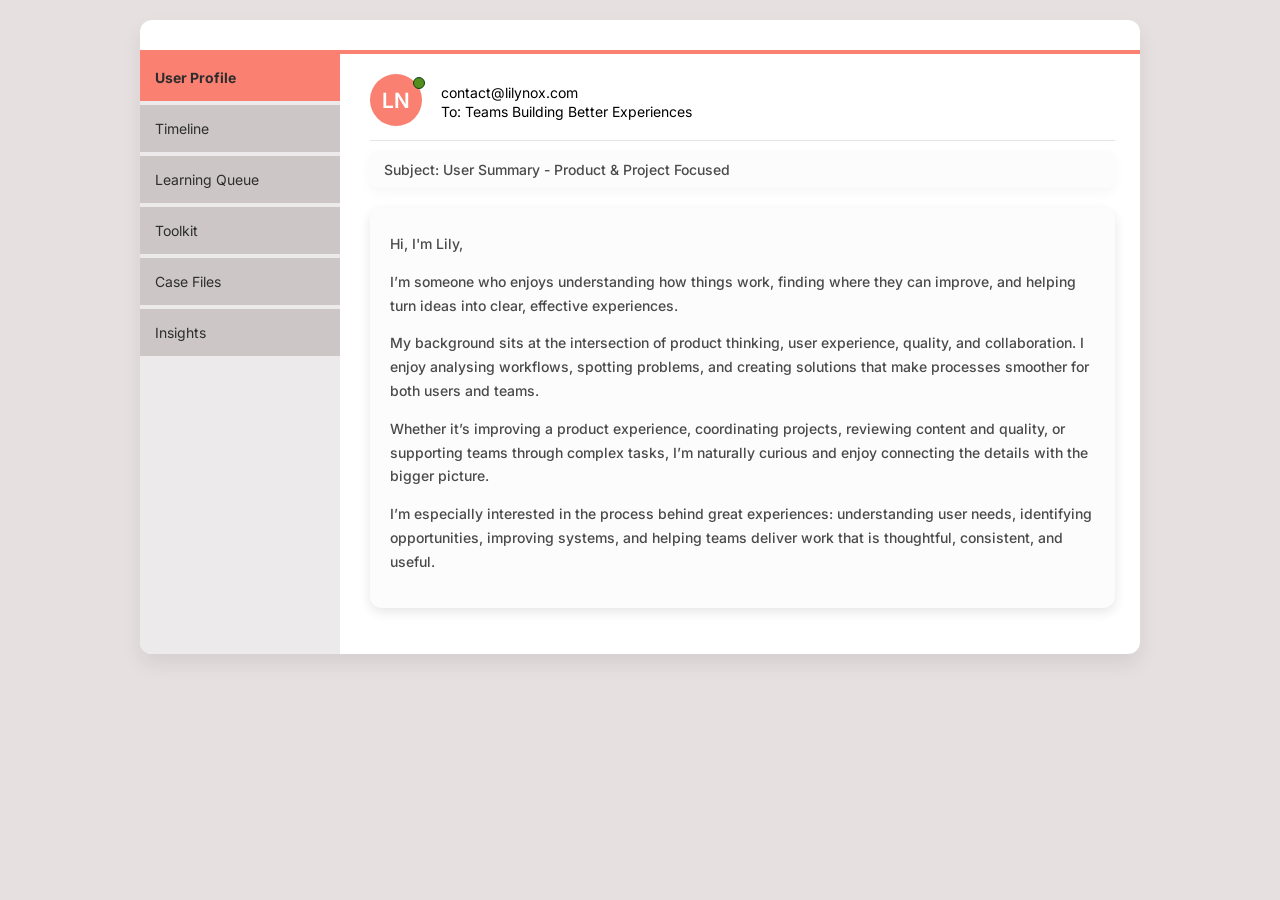
<file: index.html>
<!DOCTYPE html>
<html>
  <head>
    <meta charset="utf-8" />
    <meta name="viewport" content="initial-scale=1, width=device-width" />

    <link rel="stylesheet" href="./global.css" />
    <link rel="stylesheet" href="./index.css" />
    <link
      rel="stylesheet"
      href="https://fonts.googleapis.com/css2?family=Inter:wght@200;300;400;500;600;700&display=swap"
    />
  </head>
  <body>

    <div class="page">
      <div class="card">

        <div class="card-top">
          <div class="accent-line"></div>
        </div>

        <div class="card-body">
          <aside class="sidebar">
            <nav class="nav-menu">
              <a href="index.html" class="active">User Profile</a>
                <a href="timeline.html" class="nav-button">Timeline</a>
                <a href="todo.html" class="nav-button">Learning Queue</a>
                <a href="tools.html" class="nav-button">Toolkit</a>
                <a href="casefiles.html" class="nav-button">Case Files</a>
                <a href="insights.html" class="nav-button">Insights</a>
            </nav>
          </aside>

          <main class="content">
                <div class="profile-row">

                  <div class="avatar-wrapper">
                    <span class="avatar"></span>
                    <span class="avatar-ln">LN</span>
                    <span class="avatar-active"></span>
                  </div>

                  <div class="profile-info">
                    <span class="contact">contact@lilynox.com</span>
                    <div class="recipient">
                      To: Teams Building Better Experiences
                    </div>
                  </div>
                </div>

                <div class="email-header"></div>
                
                <div class="subject-line">
                  Subject: User Summary - Product & Project Focused
                </div>
                <div class="email-content">
                  <p>Hi, I'm Lily, </p>
                    
                  <p> I’m someone who enjoys understanding how things work, finding where they can
                      improve, and helping turn ideas into clear, effective experiences. </p>
                                
                  <p>
                    My background sits at the intersection of product thinking, user experience,
                    quality, and collaboration. I enjoy analysing workflows, spotting problems,
                    and creating solutions that make processes smoother for both users and teams.
                  </p>
                  
                  <p>
                    Whether it’s improving a product experience, coordinating projects, reviewing
                    content and quality, or supporting teams through complex tasks, I’m naturally
                    curious and enjoy connecting the details with the bigger picture.
                  </p>
                  
                  <p>
                    I’m especially interested in the process behind great experiences:
                    understanding user needs, identifying opportunities, improving systems, and
                    helping teams deliver work that is thoughtful, consistent, and useful.
                  </p>
                </div>
              </div>
            </section>  
          </main>
        </div>
      </div>
    </div>

  </body>
</html>
</file>
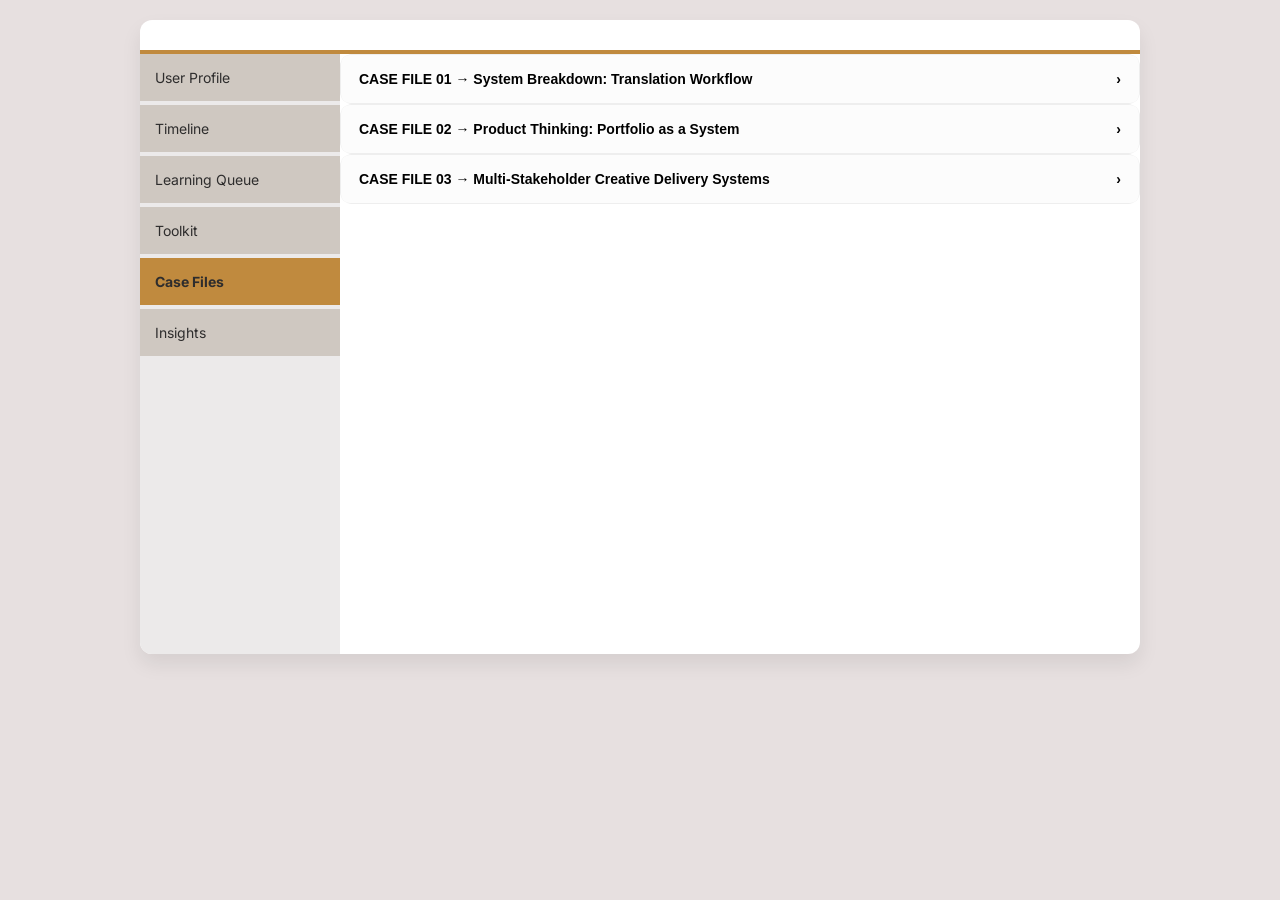
<file: casefiles.html>
<!DOCTYPE html>
<html>
  <head>
    <meta charset="utf-8" />
    <meta name="viewport" content="initial-scale=1, width=device-width" />

    <link rel="stylesheet" href="./global.css" />
    <link rel="stylesheet" href="./casefiles.css" />
    <link
      rel="stylesheet"
      href="https://fonts.googleapis.com/css2?family=Inter:wght@200;300;400;500;600;700&display=swap"
    />
  </head>
  <body>
    <div class="page">
      <div class="card">

        <div class="card-top">
          <div class="accent-line"></div>
        </div>

        <div class=card-body>
          <aside class="sidebar">
            <nav class="nav-menu">
              <a href="index.html" class="nav-button">User Profile</a>
                <a href="timeline.html" class="nav-button">Timeline</a>
                <a href="todo.html" class="nav-button">Learning Queue</a>
                <a href="tools.html" class="nav-button">Toolkit</a>
                <a href="casefiles.html" class="active">Case Files</a>
                <a href="insights.html" class="nav-button">Insights</a>
            </nav>
          </aside>

        <main class="casefiles">
          <section class="casefile system-breakdown">
            <button class="header-button">
              CASE FILE 01 → System Breakdown: Translation Workflow
              <span class="arrow">›</span>
            </button>

            <div class="hidden-text">
              <p>Focus: process improvement, coordination, content cleanup</p>

              <p>This project was an informal internal translation and content correction 
              initiative within a hotel operations environment in Japan. Existing English 
              materials contained inconsistencies and machine translation errors that 
              affected clarity and usability.</p>

              <p>I identified recurring issues across printed and digital materials, 
              collected and organised existing content, and coordinated a structured
              review process to improve accuracy and consistency. This included 
              rewriting and standardising text for clarity and cultural appropriateness.</p>

              <p>Working collaboratively with team members, I supported the 
              reproduction of corrected materials, including reprinting and physical 
              deployment (e.g. signage and guest-facing documents). The project 
              highlighted challenges in unmanaged translation workflows and the importance 
              of structured content governance.</p>
            </div>
          </section>

          <section class="casefile product-thinking">
            <button class="header-button">
              CASE FILE 02 → Product Thinking: Portfolio as a System
              <span class="arrow">›</span>
            </button>

            <div class="hidden-text">
              <p>Focus: Agile, iteration, system design</p>

              <p>This project focused on the development of a personal portfolio 
              website as an iterative product system rather than a static deliverable.</p>

              <p>I structured the build process using an Agile-inspired approach, 
              breaking development into iterative stages including planning, design 
              exploration, tool selection, domain setup, and implementation. 
              Each stage was treated as a sprint with defined outcomes and review checkpoints.</p>

              <p>Key decisions included selecting tools (Figma for design prototyping, 
              hosting and domain configuration, content structuring) and continuously 
              refining the site architecture based on usability and clarity of presentation.</p>

              <p>The project reflects an ongoing system build, where design, content, 
              and technical setup evolve together through iterative improvement cycles.</p>
            </div>
          </section>

          <section class="casefile delivery-systems">
            <button class="header-button">
              CASE FILE 03 → Multi-Stakeholder Creative Delivery Systems
              <span class="arrow">›</span>
            </button>

            <div class="hidden-text">
              <p>Focus: Multi-stakeholder coordination & mixed methodologies</p>

              <p>This case examined sustained independent creative project delivery 
              across multiple clients and stakeholders, focusing on workflow management, 
              prioritisation, and structured execution.</p>

              <p>Work involved managing multiple concurrent projects with varying scopes, 
              timelines, and feedback cycles. Some projects followed a linear delivery 
              structure (brief - concept - refinement - final output), while others
              required iterative development with ongoing stakeholder input.</p>

              <p>I coordinated communication across clients, managed competing deadlines, 
              and structured workflows to maintain consistent output quality across 
              parallel deliverables. The experience developed strong capacity for 
              prioritisation, context switching, and delivery under variable constraints.</p>
            </div>
          </section>

        </main>

      </div>
    </div>
  </body>
</html>

<script>
  document.querySelectorAll('.header-button').forEach(button => {
    button.addEventListener('click', () => {
      const casefile = button.closest('.casefile');
      casefile.classList.toggle('open');
    });
  });
</script>
</file>
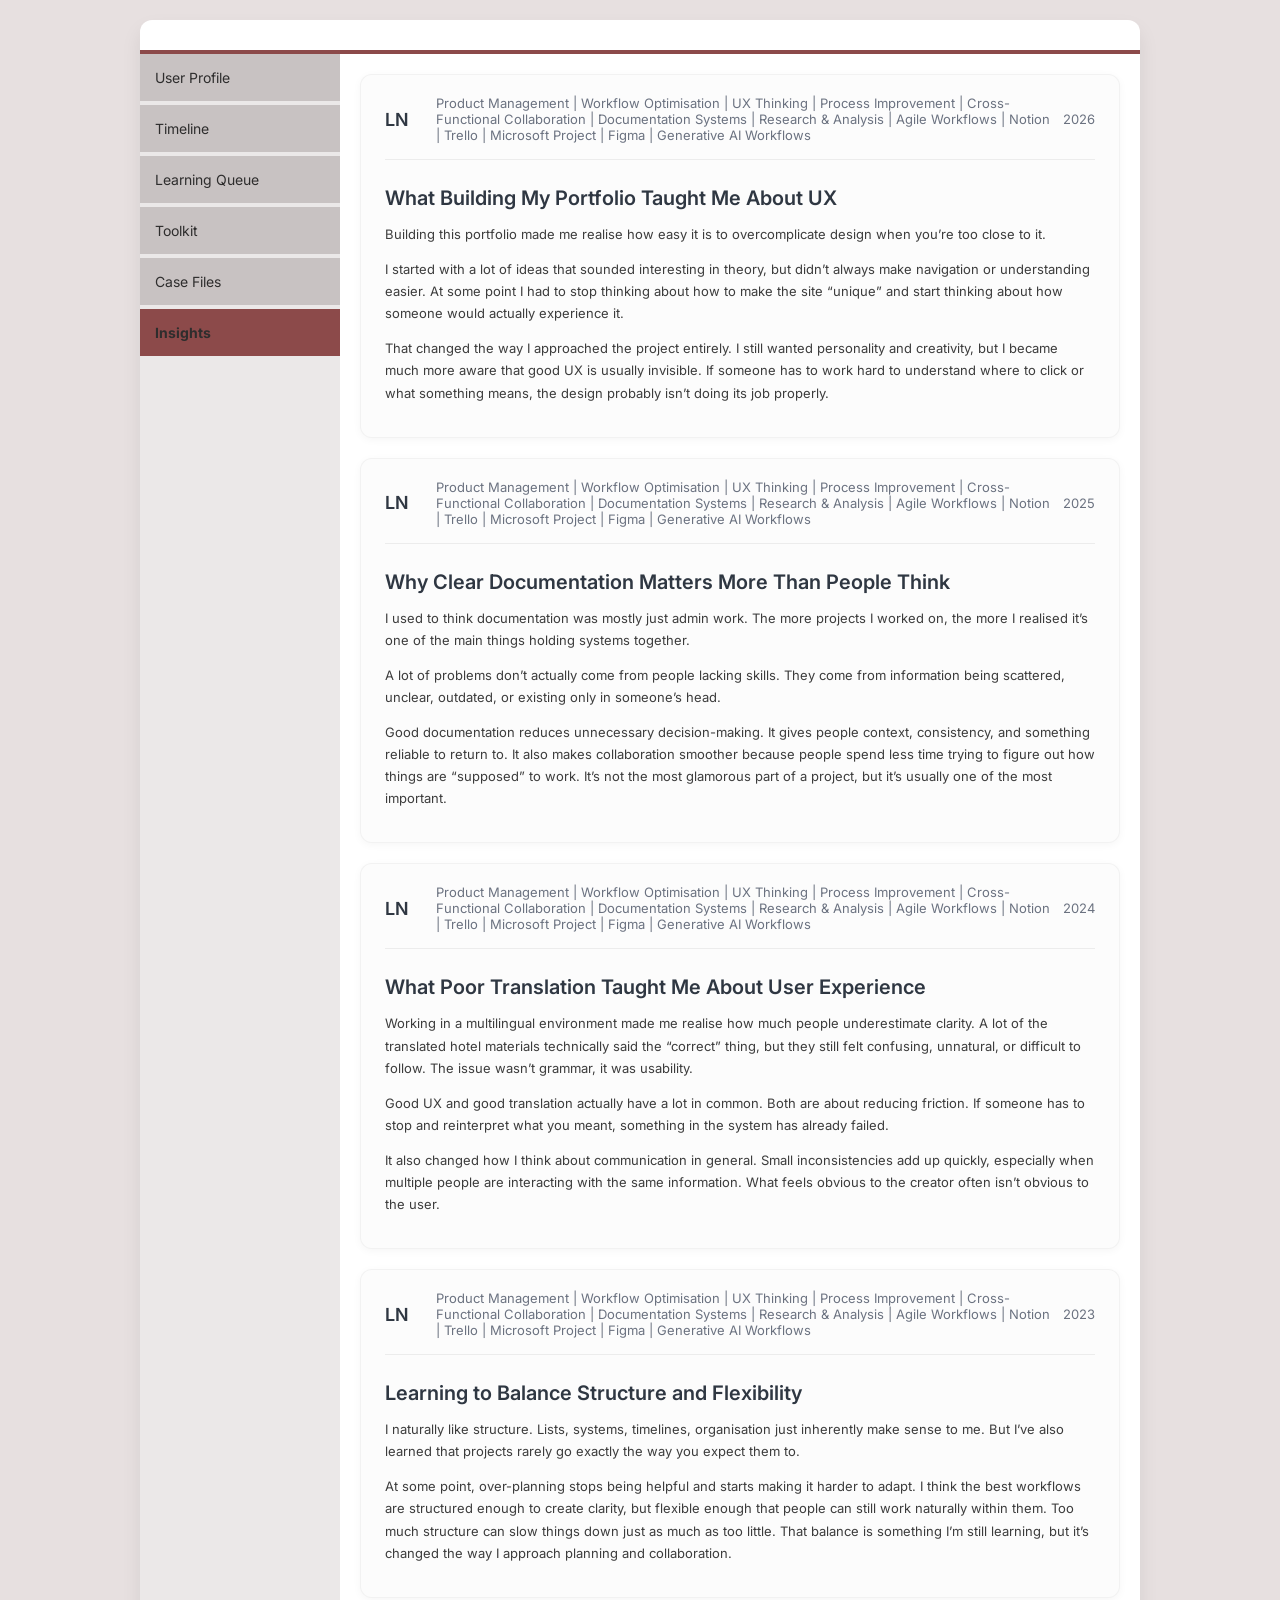
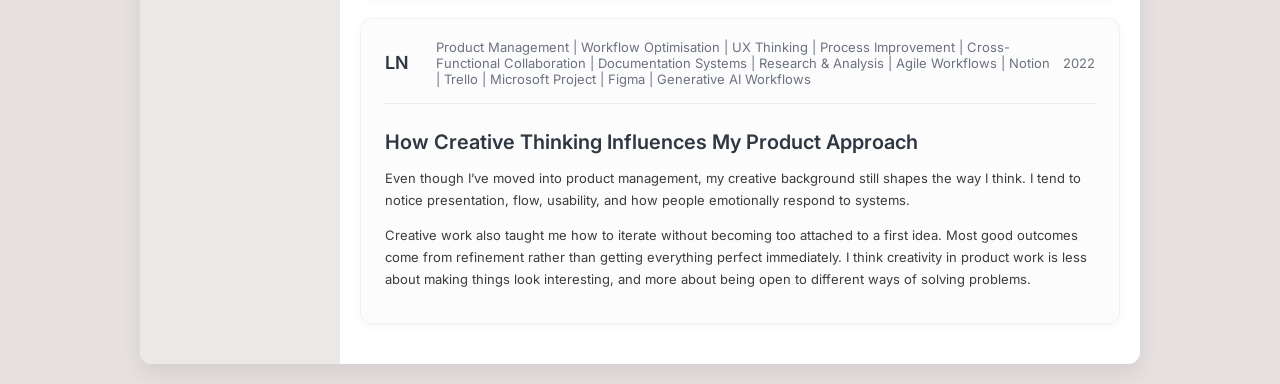
<file: insights.html>
<!DOCTYPE html>
<html>
  <head>
    <meta charset="utf-8" />
    <meta name="viewport" content="initial-scale=1, width=device-width" />

    <link rel="stylesheet" href="./global.css" />
    <link rel="stylesheet" href="./insights.css" />
    <link
      rel="stylesheet"
      href="https://fonts.googleapis.com/css2?family=Inter:wght@200;300;400;500;600;700&display=swap"
    />
  </head>
  <body>
    <div class="page">
      <div class="card">

        <div class="card-top">
          <div class="accent-line"></div>
        </div>

        <div class=card-body>
          <aside class="sidebar">
            <nav class="nav-menu">
              <a href="index.html" class="nav-button">User Profile</a>
                <a href="timeline.html" class="nav-button">Timeline</a>
                <a href="todo.html" class="nav-button">Learning Queue</a>
                <a href="tools.html" class="nav-button">Toolkit</a>
                <a href="casefiles.html" class="nav-button">Case Files</a>
                <a href="insights.html" class="active">Insights</a>
            </nav>
          </aside>

        <main class="insights">
          <section class="scrollable-content">
            <div class="article">
              <div class="article-header">
                <h2>LN</h2>
                <span>Product Management | Workflow Optimisation | UX Thinking |
                  Process Improvement | Cross-Functional Collaboration |
                  Documentation Systems | Research & Analysis | Agile Workflows
                  | Notion | Trello | Microsoft Project | Figma | Generative AI
                  Workflows</span>
                  <span>2026</span>
              </div>

              <div class="article-content">
                <h2>What Building My Portfolio Taught Me About UX</h2>

                <p>Building this portfolio made me realise how easy it is to
                  overcomplicate design when you’re too close to it.</p>

                <p>I started with a lot of ideas that sounded interesting in
                  theory, but didn’t always make navigation or understanding
                  easier. At some point I had to stop thinking about how to
                  make the site “unique” and start thinking about how someone
                  would actually experience it.</p>

                <p>That changed the way I approached the project entirely. I still wanted
                  personality and creativity, but I became much more aware
                  that good UX is usually invisible. If someone has to work
                  hard to understand where to click or what something means,
                  the design probably isn’t doing its job properly.</p>
              </div>
            </div>

            <div class="article">
              <div class="article-header">
                <h2>LN</h2>
                <span>Product Management | Workflow Optimisation | UX Thinking |
                  Process Improvement | Cross-Functional Collaboration |
                  Documentation Systems | Research & Analysis | Agile Workflows
                  | Notion | Trello | Microsoft Project | Figma | Generative AI
                  Workflows</span>
                  <span>2025</span>
              </div>

              <div class="article-content">
                <h2>Why Clear Documentation Matters More Than People Think</h2>

                <p>I used to think documentation was mostly just admin work.
                  The more projects I worked on, the more I realised it’s one
                  of the main things holding systems together.</p>
                    
                <p>A lot of problems don’t actually come from people lacking skills.
                  They come from information being scattered, unclear,
                  outdated, or existing only in someone’s head.</p>
          
                <p>Good documentation reduces unnecessary decision-making. It gives
                  people context, consistency, and something reliable to
                  return to. It also makes collaboration smoother because
                  people spend less time trying to figure out how things are
                  “supposed” to work. It’s not the most glamorous part of
                  a project, but it’s usually one of the most important.</p>
              </div>
            </div>

            <div class="article">
              <div class="article-header">
                <h2>LN</h2>
                <span>Product Management | Workflow Optimisation | UX Thinking |
                  Process Improvement | Cross-Functional Collaboration |
                  Documentation Systems | Research & Analysis | Agile Workflows
                  | Notion | Trello | Microsoft Project | Figma | Generative AI
                  Workflows</span>
                  <span>2024</span>
              </div>

              <div class="article-content">
                  <h2>What Poor Translation Taught Me About User Experience</h2>


                  <p>Working in a multilingual environment made me realise how
                    much people underestimate clarity. A lot of the translated
                    hotel materials technically said the “correct” thing, but
                    they still felt confusing, unnatural, or difficult to
                    follow. The issue wasn’t grammar, it was usability.</p>

                  <p>Good UX and good translation actually have a lot in common. Both
                    are about reducing friction. If someone has to stop and
                    reinterpret what you meant, something in the system has
                    already failed.</p>

                  <p>It also changed how I think about
                    communication in general. Small inconsistencies add up
                    quickly, especially when multiple people are interacting
                    with the same information. What feels obvious to the creator
                    often isn’t obvious to the user.</p>
              </div>
            </div>

            <div class="article">
              <div class="article-header">
                <h2>LN</h2>
                <span>Product Management | Workflow Optimisation | UX Thinking |
                  Process Improvement | Cross-Functional Collaboration |
                  Documentation Systems | Research & Analysis | Agile Workflows
                  | Notion | Trello | Microsoft Project | Figma | Generative AI
                  Workflows</span>
                  <span>2023</span>
              </div>

              <div class="article-content">
                  <h2>Learning to Balance Structure and Flexibility</h2>

                  <p>I naturally like structure. Lists, systems, timelines,
                    organisation just inherently make sense to me. But I’ve also
                    learned that projects rarely go exactly the way you expect
                   them to.</p>
              
                  <p>At some point, over-planning stops being
                    helpful and starts making it harder to adapt. I think
                    the best workflows are structured enough to create clarity,
                    but flexible enough that people can still work naturally
                    within them. Too much structure can slow things down just as
                    much as too little. That balance is something I’m still
                    learning, but it’s changed the way I approach planning and
                    collaboration.</p>
              </div>
            </div>

            <div class="article">
              <div class="article-header">
                <h2>LN</h2>
                <span>Product Management | Workflow Optimisation | UX Thinking |
                  Process Improvement | Cross-Functional Collaboration |
                  Documentation Systems | Research & Analysis | Agile Workflows
                  | Notion | Trello | Microsoft Project | Figma | Generative AI
                  Workflows</span>
                  <span>2022</span>
              </div>

              <div class="article-content">
                  <h2>How Creative Thinking Influences My Product Approach</h2>


                  <p>Even though I’ve moved into product management, my creative
                    background still shapes the way I think. I tend to notice
                    presentation, flow, usability, and how people emotionally
                    respond to systems.</p>
                  
                  <p>Creative work also taught me how to iterate without becoming too 
                    attached to a first idea. Most good outcomes come from refinement 
                    rather than getting everything perfect immediately. I think
                    creativity in product work is less about making things look
                    interesting, and more about being open to different ways of
                    solving problems.</p>
              </div>
            </div>

          </section>
        </main>

      </div>
    </div>
  </body>
</html>
</file>
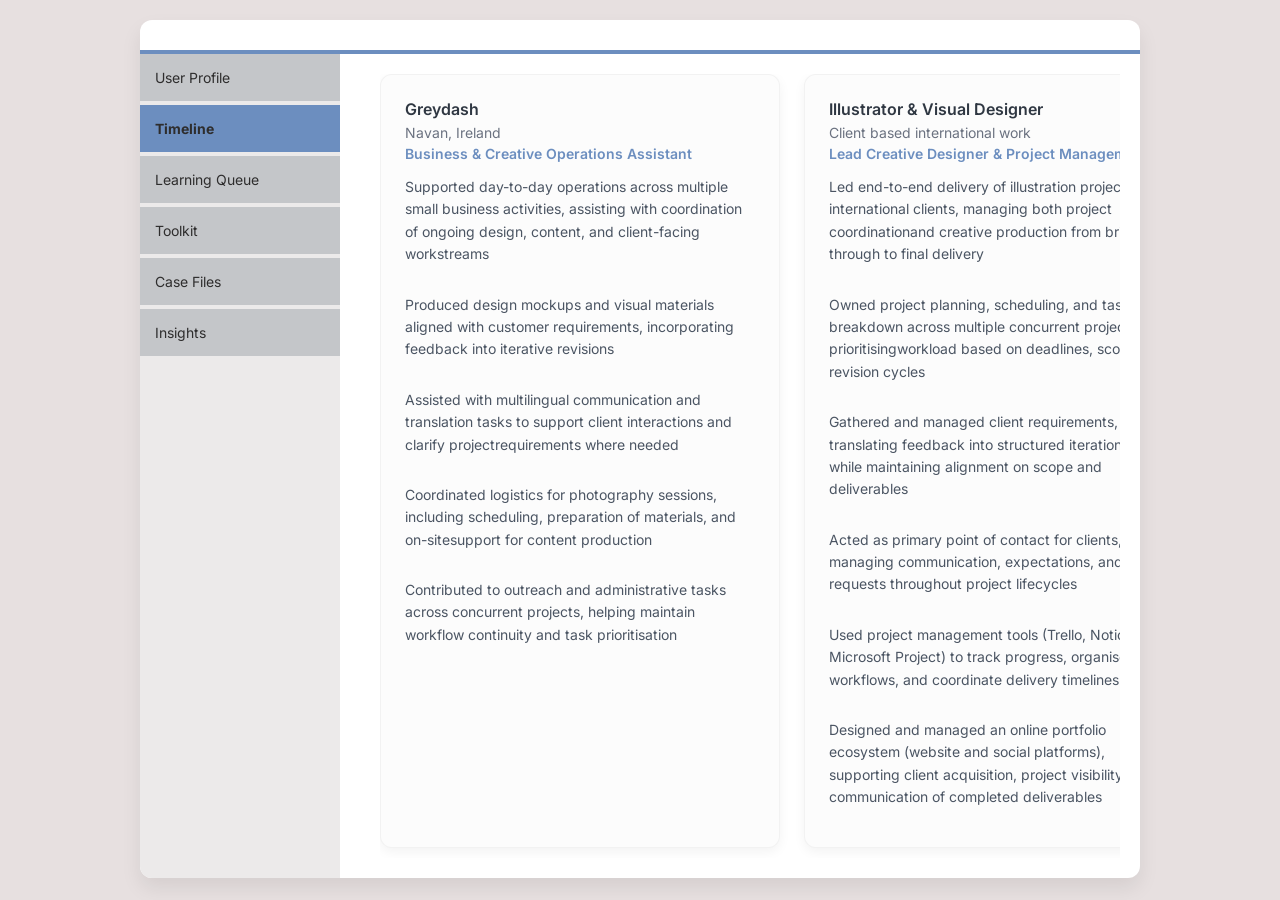
<file: timeline.html>
<!DOCTYPE html>
<html>
  <head>
    <meta charset="utf-8" />
    <meta name="viewport" content="initial-scale=1, width=device-width" />

    <link rel="stylesheet" href="./global.css" />
    <link rel="stylesheet" href="./timeline.css" />
    <link
      rel="stylesheet"
      href="https://fonts.googleapis.com/css2?family=Inter:wght@200;300;400;500;600;700&display=swap"
    />
  </head>
<body>
    <div class="page">
      <div class="card">

        <div class="card-top">
            <div class="accent-line"></div>
          </div>

        <div class=card-body>
          <aside class="sidebar">
            <nav class="nav-menu">
              <a href="index.html" class="nav-button">User Profile</a>
                <a href="timeline.html" class="active">Timeline</a>
                <a href="todo.html" class="nav-button">Learning Queue</a>
                <a href="tools.html" class="nav-button">Toolkit</a>
                <a href="casefiles.html" class="nav-button">Case Files</a>
                <a href="insights.html" class="nav-button">Insights</a>
            </nav>
          </aside>


          <main class="timeline-content">
            <div class="timeline-scroll">
              <section class="timeline-item">
                <div class="timeline-header">
                  <h2>Greydash</h2>
                  <span>Navan, Ireland</span>
                </div>

                <div class="timeline-role">
                  Business & Creative Operations Assistant
                </div>

                <div class="timeline-description">
                  <p>Supported day-to-day operations across multiple small business
                  activities, assisting with coordination of ongoing design,
                  content, and client-facing workstreams</p>

                  <p>Produced design mockups and visual materials aligned with customer
                  requirements, incorporating feedback into iterative
                  revisions</p>

                  <p>Assisted with multilingual communication and translation tasks to support client interactions and clarify
                  projectrequirements where needed</p>

                  <p>Coordinated logistics for photography sessions, including scheduling,
                  preparation of materials, and on-sitesupport for content
                  production</p>

                  <p>Contributed to outreach and administrative tasks across concurrent projects, helping maintain workflow continuity
                  and task prioritisation</p>
                </div>  
              </section>

              <section class="timeline-item">
                <div class="timeline-header">
                  <h2>Illustrator & Visual Designer</h2>
                  <span>Client based international work</span>
                </div>

                <div class="timeline-role">
                  Lead Creative Designer & Project Management
                </div>

                <div class="timeline-description">
                  <p>Led end-to-end delivery of illustration projects for
                  international clients, managing both project coordinationand
                  creative production from brief through to final delivery</p>

                  <p>Owned project planning, scheduling, and task breakdown across multiple
                  concurrent projects, prioritisingworkload based on deadlines,
                  scope, and revision cycles</p>

                  <p>Gathered and managed client requirements, translating feedback into structured
                  iteration cycles while maintaining alignment on scope and
                  deliverables</p>

                  <p>Acted as primary point of contact for
                  clients, managing communication, expectations, and change
                  requests throughout project lifecycles</p>

                  <p>Used project management tools (Trello, Notion, Microsoft Project) to
                  track progress, organise workflows, and coordinate delivery
                  timelines</p>

                  <p>Designed and managed an online portfolio ecosystem (website and social platforms), supporting client acquisition,
                  project visibility, and communication of completed deliverables </p>
                </div>  
              </section>

              <section class="timeline-item">
                <div class="timeline-header">
                  <h2>Toyoko INN</h2>
                  <span>Kita-toda, Saitama, Japan</span>
                </div>

                <div class="timeline-role">
                  Hospitality & International Placement Student
                </div>

                <div class="timeline-description">
                  <p>Participated in an international Erasmus placement within a
                  structured organisational environment in Japan, gaining
                  exposure to cross-cultural communication and operational
                  coordination</p>

                  <p>Identified opportunities to improve internal communication processes, including planning English
                  language support sessions for staff and developing an
                  implementation plan </p>

                  <p>Supported the review and correction of translated hotel materials, highlighting inaccuracies in
                  machine-translated content and contributing to improved clarity
                  of operational documentation. Leading to 64% of the branch's
                  day-to-day material being corrected.</p>

                  <p>Engaged in formal presentations and structured discussions with senior management across three
                  evaluationpoints (initial briefing, mid-placement review, final
                  assessment)</p>

                  <p>Maintained daily structured logs documenting observations, communication challenges, and
                  workflow reflections to support continuous improvement</p>
                </div>  
              </section>

              <section class="timeline-item">
                <div class="timeline-header">
                  <h2>Harvey Norman</h2>
                  <span>Limerick, Ireland</span>
                </div>

                <div class="timeline-role">
                  Technology Retail Associate – Client Solutions & Support
                </div>

                <div class="timeline-description">
                  <p>Managed €35k–€70k monthly sales throughput in a high-volume
                  retail environment, balancing multiplecustomer flows and
                  prioritising tasks under time pressure</p>

                  <p>Achieved 45–50% Product Care attach rate by analysing customer needs and
                  adjusting product recommendations to improve conversion
                  outcomes</p>

                  <p>Monitored personal performance across key KPIs (attach rate, margin, service uptake), using results to
                  adjust approach and improve consistency</p>

                  <p>Operated within a top-performing national store, developing awareness of
                  benchmarked performance andteam-based targets</p>

                  <p>Translated customer requirements into appropriate technical solutions,
                  balancing customer needs withcommercial and margin
                  considerations</p>

                  <p>Developed structured approach to performance tracking, using sales outcomes and KPI feedback to
                  refine decision-making in real time </p>
                </div>  
              </section>

            </div>
          </main>

        </div>
      </div>
    </div>
</body>
</html>
</file>
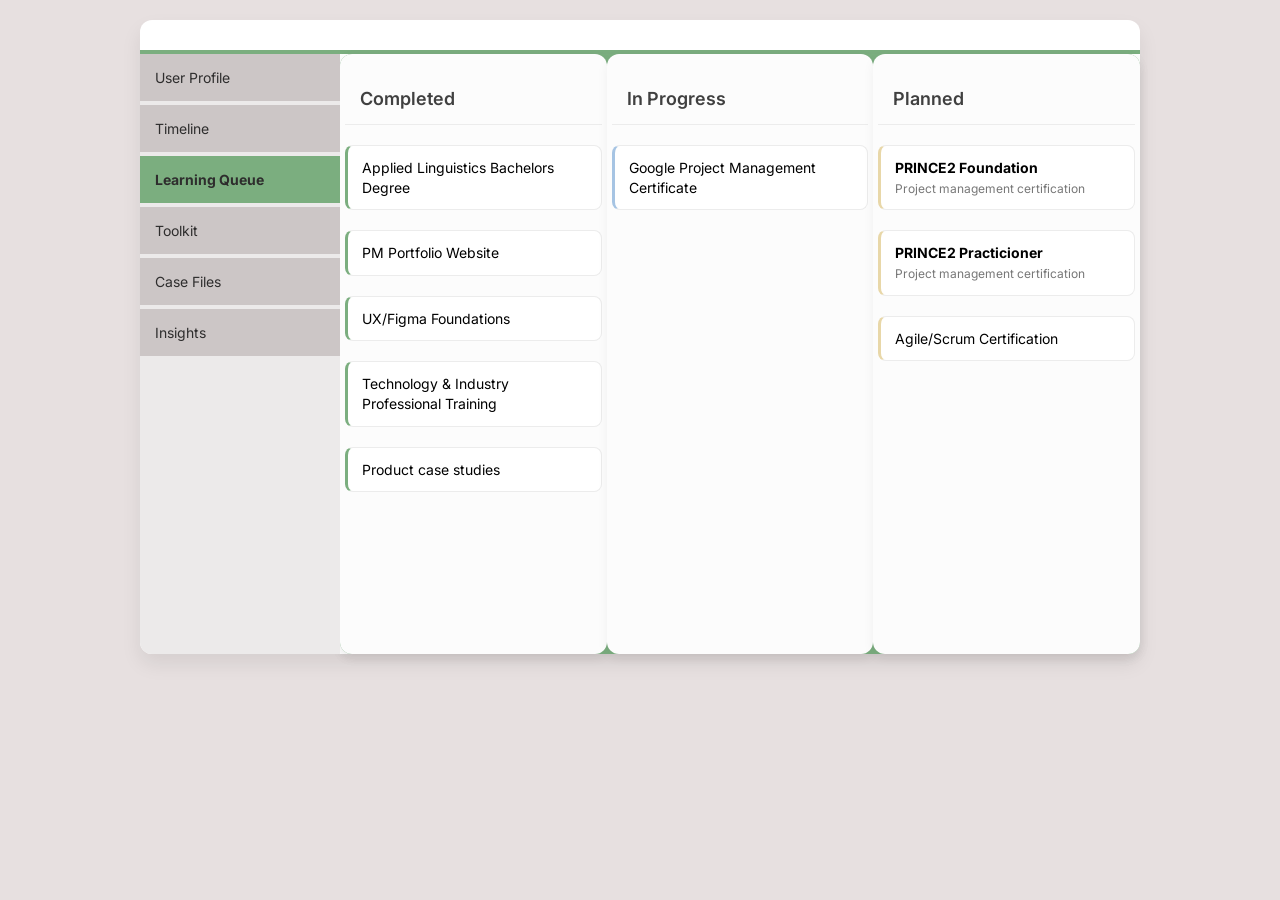
<file: todo.html>
<!DOCTYPE html>
<html>
  <head>
    <meta charset="utf-8" />
    <meta name="viewport" content="initial-scale=1, width=device-width" />

    <link rel="stylesheet" href="./global.css" />
    <link rel="stylesheet" href="./todo.css" />
    <link
      rel="stylesheet"
      href="https://fonts.googleapis.com/css2?family=Inter:wght@200;300;400;500;600;700&display=swap"
    />
  </head>
<body>
  <div class="page">
    <div class="card">

      <div class="card-top">
        <div class="accent-line"></div>
      </div>

      <div class=card-body>
        <aside class="sidebar">
          <nav class="nav-menu">
            <a href="index.html" class="nav-button">User Profile</a>
              <a href="timeline.html" class="nav-button">Timeline</a>
              <a href="todo.html" class="active">Learning Queue</a>
              <a href="tools.html" class="nav-button">Toolkit</a>
              <a href="casefiles.html" class="nav-button">Case Files</a>
              <a href="insights.html" class="nav-button">Insights</a>
          </nav>
        </aside>

      <main class="todo-content">
        <section class="todo-card completed">
          <div class="todo-header">
            <h2>Completed</h2>
          </div>
          
          <div class="todo-item">
            Applied Linguistics Bachelors Degree
          </div>

          <div class="todo-item">
            PM Portfolio Website
          </div>

          <div class="todo-item">
            UX/Figma Foundations
          </div>

          <div class="todo-item">
            Technology & Industry Professional Training
          </div>

          <div class="todo-item">
            Product case studies
          </div>
        </section>


        <section class="todo-card progress">
          <div class="todo-header">
            <h2>In Progress</h2>
          </div>
          
          <div class="todo-item">
            Google Project Management Certificate
          </div>
        </section>

        <section class="todo-card planned">
          <div class="todo-header">
            <h2>Planned</h2>
          </div>
          
          <div class="todo-item">
            <strong>PRINCE2 Foundation</strong>
            <span>Project management certification</span>
          </div>
          
          <div class="todo-item">
            <strong>PRINCE2 Practicioner</strong>
            <span>Project management certification</span>
          </div>

          <div class="todo-item">
            Agile/Scrum Certification
          </div>
        </section>
      </main>

    </div>
  </div>
</body>
</html>
</file>
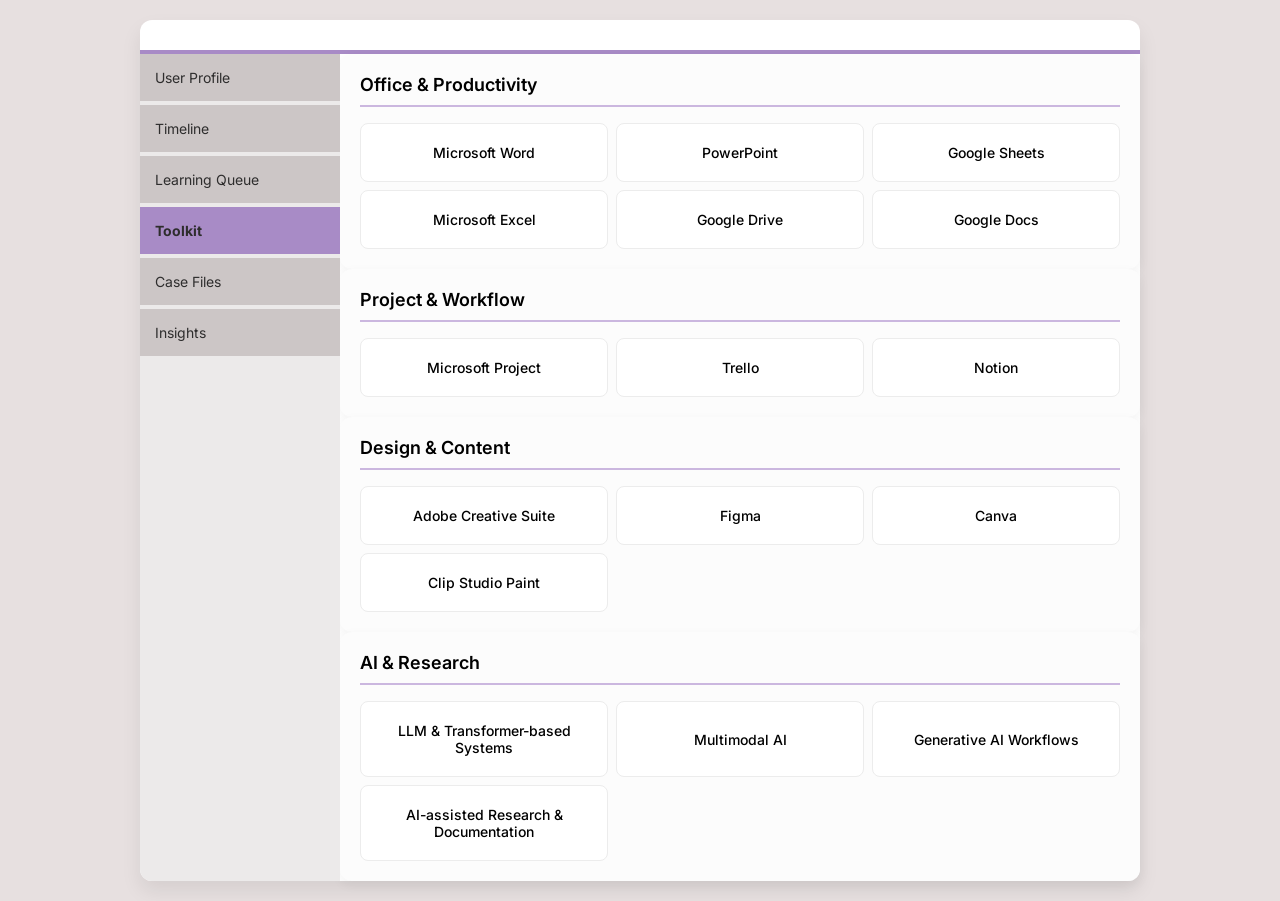
<file: tools.html>
<!DOCTYPE html>
<html>
  <head>
    <meta charset="utf-8" />
    <meta name="viewport" content="initial-scale=1, width=device-width" />

    <link rel="stylesheet" href="./global.css" />
    <link rel="stylesheet" href="./tools.css" />
    <link
      rel="stylesheet"
      href="https://fonts.googleapis.com/css2?family=Inter:wght@200;300;400;500;600;700&display=swap"
    />
  </head>
  <body>
    <div class="page">
      <div class="card">

        <div class="card-top">
          <div class="accent-line"></div>
        </div>

        <div class=card-body>
          <aside class="sidebar">
            <nav class="nav-menu">
              <a href="index.html" class="nav-button">User Profile</a>
                <a href="timeline.html" class="nav-button">Timeline</a>
                <a href="todo.html" class="nav-button">Learning Queue</a>
                <a href="tools.html" class="active">Toolkit</a>
                <a href="casefiles.html" class="nav-button">Case Files</a>
                <a href="insights.html" class="nav-button">Insights</a>
            </nav>
          </aside>

        <main class="tools">
          <section class="tool-card">
            <div class="tool-header office-productivity">
              <h2>Office & Productivity</h2>
            </div>

            <div class="tool-grid">
              <div class="tool-pannel">
                Microsoft Word
              </div>

              <div class="tool-pannel">
                PowerPoint
              </div>

              <div class="tool-pannel">
                Google Sheets
              </div>

              <div class="tool-pannel">
                Microsoft Excel
              </div>

              <div class="tool-pannel">
                Google Drive
              </div>

              <div class="tool-pannel">
                Google Docs
              </div>
            </div>
          </section>

          <section class="tool-card">
            <div class="tool-header project-workflow">
              <h2>Project & Workflow</h2>
            </div>

            <div class="tool-grid">
              <div class="tool-pannel">
                Microsoft Project
              </div>

              <div class="tool-pannel">
                Trello
              </div>

              <div class="tool-pannel">
                Notion
              </div>
            </div>
          </section>

          <section class="tool-card">
            <div class="tool-header design-content">
              <h2>Design & Content</h2>
            </div>

            <div class="tool-grid">
              <div class="tool-pannel">
                Adobe Creative Suite
              </div>

              <div class="tool-pannel">
                Figma 
              </div>

              <div class="tool-pannel">
                Canva
              </div>

              <div class="tool-pannel">
                Clip Studio Paint
              </div>
            </div>
          </section>

          <section class="tool-card">
            <div class="tool-header ai-research">
              <h2>AI & Research</h2>
            </div>

            <div class="tool-grid">
              <div class="tool-pannel">
                LLM & Transformer-based Systems
              </div>

              <div class="tool-pannel">
                Multimodal AI
              </div>

              <div class="tool-pannel">
                Generative AI Workflows
              </div>

              <div class="tool-pannel">
                AI-assisted Research & Documentation
              </div>
            </div>
          </section>

        </main>

      </div>
    </div>

  </body>
</html>
</file>
<file: global.css>
body {
  margin: 0;
  line-height: normal;
}

:root {
  /* Common Style Variables */

  /* Color */
  --base-blackOnyx: #13151a;
  --color-black: #000;
  --color-blueviolet: #8a38f5;
  --color-darkslategray: #313131;
  --color-dodgerblue: #3b82f6;
  --color-floralwhite: #fffaee;
  --color-ghostwhite-100: #f6faff;
  --color-ghostwhite-200: #faf7ff;
  --color-goldenrod-100: #f6b93b;
  --color-goldenrod-200: rgba(246, 185, 59, 0.1);
  --color-lightseagreen: #14b8a6;
  --color-mediumslateblue: #8b5cf6;
  --color-mediumspringgreen: #22c55e;
  --color-mintcream-100: #f4fffd;
  --color-mintcream-200: #f2fff7;
  --color-salmon: #ff7f6b;
  --color-snow: #fff6f4;
  --color-white: #fff;
  --color-whitesmoke: #f8f8f8;

  /* Gap */
  --gap-6: 6px;
  --gap-12: 12px;
  --gap-15: 15px;

  /* Padding */
  --padding-0: 0px;
  --padding-01: 0;
  --padding-10: 10px;
  --padding-15: 15px;
  --padding-20: 20px;
  --padding-25: 25px;
  --padding-30: 30px;
  --padding-60: 60px;

  /* BorderRadius */
  --br-0: 0px;
  --br-5: 5px;
  --br-7: 7px;
  --br-10: 10px;
  --br-15: 15px;
  --br-30: 30px;

  /* Font */
  --font-inter: Inter;

  /* FontSize */
  --fs-13: 13px;
  --fs-15: 15px;
  --fs-16: 16px;
  --fs-18: 18px;
  --fs-19: 19px;
  --fs-20: 20px;
  --fs-24: 24px;
  --fs-32: 32px;

  /* Shadows */
  --shadow-drop: 1px 1px 4px 8px rgba(156, 166, 172, 0.25);
  --shadow-drop-1: 4px 0px 8px rgba(0, 0, 0, 0.25);
  --shadow-drop-2: 0px 0px 8px rgba(0, 0, 0, 0.25);
  --shadow-drop-3: 0px 0px 4px rgba(0, 0, 0, 0.25);
  --shadow-drop-4: 0px 0px 8px 3px rgba(0, 0, 0, 0.25);

  /* WidthHeights */
  --height-2: 2px;
  --height-4: 4px;
  --height-9: 9px;
  --height-19: 19px;
  --height-26: 26px;
  --height-32: 32px;
  --height-45: 45px;
  --height-56: 56px;
  --height-74: 74px;
  --height-85: 85px;
  --height-100: 100px;
  --height-260: 260px;
  --height-917: 917px;
  --max-w-230: 230px;
  --width-16: 16px;
  --width-32: 32px;
  --width-41: 41px;
  --width-205: 205px;
  --width-230: 230px;
  --width-252: 252px;
  --width-301: 301px;
  --width-790: 790px;
  --width-1170: 1170px;

  /* LineHeights */
  --lh-normal: normal;

  /* LetterSpacings */
  --ls-normal: normal;

  --left-0: 0px;
  --left-8: 8px;
  --left-17: 17px;
  --left-55: 55px;
  --left-213: 213px;
  --left-calc50-585: calc(50% - 585px);
  --top-calc50-445: calc(50% - 445px);
}
</file>
<file: index.css>
* {
  box-sizing: border-box;
  font-size: clamp(14px, 1vw, 16px);
}

body {
  margin: 0;
  font-family: inter, sans-serif;
  background-color: #e7e0e0;
}

.page {
  display: flex;
  justify-content: center;
  padding: 20px ;
}

.card {
  display: flex;
  flex-direction: column;
  background-color: white;
  border-radius: 12px;
  box-shadow: 0 10px 20px rgba(0,0,0,0.08);
  width: 1000px;
  min-height: 600px;
}

.card-top {
  padding: 30px 0px 0 0;
}

.card-body {
  display: flex;
  align-items: stretch;
  gap: 20px;
}

.accent-line {
  height: 4px;
  background-color: salmon;
  width: 100%;
  display: block;
}

.sidebar {
  flex: 0 0 200px;
  padding: 0 0 0 0px;
  border-radius: 0px 0px 0px 12px;
  position: sticky;
  background-color: #eceaea;
  box-sizing: border-box;
  font-family: 'inter';
  z-index: 1000;
  min-height: 600px;
}

.nav-menu {
  display: flex;
  flex-direction: column;
  gap: 4px;
}

.nav-button,
.active {
  text-decoration: none;
  padding: 15px;
  color: #2e2d2d;
  background-color:#ccc6c6;
  transition: background-color 0.5s ease, transform 0.5s ease;
}

.active {
  background-color: salmon;
  font-weight: bold;
}

.nav-button:hover {
  background-color: #F8AFA6 ;
  color: white
}

.content {
  padding: 20px 25px 25px 10px;
}


.avatar-wrapper {
  position: relative;
  width: 56px;
  height: 56px;
}

.avatar-active {
  width: 12px;
  height: 12px;
  border-radius: 50%;
  background: #538e1d;
 
  position: absolute;
  bottom: 41px;
  right: 1px;
  z-index:1000;

  border: 1px solid rgb(4, 65, 23);
}

.avatar {
  width: 52px;
  height: 52px;
  border-radius: 50%;
  background: salmon;

  display: flex;
  align-items: center;
  justify-content: center;

  position: relative;

  color: white;
}

.avatar-ln {
  position: absolute;
  top: 47%;
  left: 47%;

  transform: translate(-50%, -50%);

  color: white;
  font-weight: 600;
  font-size: 21px;
}

.profile-info {
  display: flex;
  flex-direction: column;
  gap: 2px;
  font-size: 15px;
}

.profile-row {
  display: flex;
  align-items: center;
  gap: 15px;
}

.email-header {
  display: flex;
  gap: 16px;
  padding-bottom: 10px;
  margin-bottom: 10px;
  border-bottom: 1px solid #e5e5e5;
}

.subject-line {
  padding: 10px 14px;
  margin-bottom: 20px;

  border-radius: 8px;

  background-color: #fcfcfc;
  box-shadow: 0 4px 12px rgba(0,0,0,0.04);

  font-weight: 500;
  color: #4a4a4a;
}

.email-content {
  background-color: #fcfcfc;
  border-radius: 12px;
  padding: 10px 20px 20px 20px;
  box-shadow: 0 4px 12px rgba(0,0,0,0.1);
  font-weight: 500;
  line-height: 1.7;
  color: #4a4a4a;
}

@media (max-width: 900px) {

  .page {
    padding: 10px;
  }

  .card {
    width: 100%;
    min-height: auto;
  }

  .card-body {
    flex-direction: column;
  }

  .sidebar {
    flex: none;
    width: 100%;
    min-height: auto;
    border-radius: 0;
  }

  .nav-menu {
    flex-direction: row;
    flex-wrap: wrap;
  }

  .nav-button,
  .active {
    flex: 1 1 auto;
    text-align: center;
  }

  .content {
    padding: 20px;
  }

}
</file>
<file: casefiles.css>
* {
  box-sizing: border-box;
  font-size: clamp(14px, 1vw, 16px);
}

body {
  margin: 0;
  font-family: inter, sans-serif;
  background-color: #e7e0e0;
}

.page {
  display: flex;
  justify-content: center;
  padding: 20px ;
}

.card {
  display: flex;
  flex-direction: column;
  background-color: white;
  border-radius: 12px;
  box-shadow: 0 10px 20px rgba(0,0,0,0.08);
  width: 1000px;
  min-height: 600px;
}

.card-top {
  padding: 30px 0px 0 0;
}

.card-body {
  display: flex;
  align-items: stretch;
}

.accent-line {
  height: 4px;
  background-color: #C08A3E;
  width: 100%;
  display: block;
}

.sidebar {
  flex: 0 0 200px;
  padding: 0 0 0 0px;
  border-radius: 0px 0px 0px 12px;
  position: sticky;
  background-color: #eceaea;
  box-sizing: border-box;
  font-family: 'inter';
  z-index: 1000;
  min-height: 600px;
}

.nav-menu {
  display: flex;
  flex-direction: column;
  gap: 4px;
}

.nav-button,
.active {
  text-decoration: none;
  padding: 15px;
  color: #2e2d2d;
  background-color:#cfc8c1;
  transition: background-color 0.5s ease, transform 0.5s ease;
}

.active {
  background-color: #C08A3E;
  font-weight: bold;
}

.nav-button:hover {
  background-color: #e7cb9b ;
  color: white
}

.header-button {
  width: 100%;
  padding: 16px 18px;

  display: flex;
  justify-content: space-between;
  align-items: center;

  background: #fcfcfc;
  border: 1px solid #eee;
  border-radius: 10px;

  cursor: pointer;
  transition: background 0.2s ease;
  font-weight: 600;
}

.header-button:hover {
  background: #f7f7f7;
}

.casefile {
  border: 1px solid var(--border);
  border-radius: 12px;
  overflow: hidden;
  background: white;
  transition: box-shadow 0.2s ease;
}

.hidden-text {
  max-height: 0;
  overflow: hidden;

  opacity: 0;

  transition: max-height 0.35s ease, opacity 0.2s ease;
  transition: 0.35s ease;
  padding: 0 16px;
}

.casefile.open .hidden-text {
  max-height: 1000px;
  opacity: 1;
  padding: 16px;
  box-shadow: 0 8px 24px rgba(76, 111, 255, 0.12);
}

.arrow {
  display: inline-block;
  transition: transform 0.25s ease;
}

.casefile.open .arrow {
  transform: rotate(90deg);
}

@media (max-width: 900px) {

  .page {
    padding: 10px;
  }

  .card {
    width: 100%;
    min-height: auto;
  }

  .card-body {
    flex-direction: column;
  }

  .sidebar {
    flex: none;
    width: 100%;
    min-height: auto;
    border-radius: 0;
  }

  .nav-menu {
    flex-direction: row;
    flex-wrap: wrap;
  }

  .nav-button,
  .active {
    flex: 1 1 auto;
    text-align: center;
  }

  .content {
    padding: 20px;
  }

}
</file>
<file: insights.css>
* {
  box-sizing: border-box;
  font-size: clamp(14px, 1vw, 16px);
}

body {
  margin: 0;
  font-family: inter, sans-serif;
  background-color: #e7e0e0;
}

.page {
  display: flex;
  justify-content: center;
  padding: 20px ;
}

.card {
  display: flex;
  flex-direction: column;
  background-color: white;
  border-radius: 12px;
  box-shadow: 0 10px 20px rgba(0,0,0,0.08);
  width: 1000px;
  min-height: 600px;
}

.card-top {
  padding: 30px 0px 0 0;
}

.card-body {
  display: flex;
  align-items: stretch;
}

.accent-line {
  height: 4px;
  background-color: #8C4A4A;
  width: 100%;
  display: block;
}

.sidebar {
  flex: 0 0 200px;
  padding: 0 0 0 0px;
  border-radius: 0px 0px 0px 12px;
  position: sticky;
  background-color: #ebe8e8;
  box-sizing: border-box;
  font-family: 'inter';
  z-index: 1000;
  min-height: 600px;
}

.nav-menu {
  display: flex;
  flex-direction: column;
  gap: 4px;
}

.nav-button,
.active {
  text-decoration: none;
  padding: 15px;
  color: #2e2d2d;
  background-color:#c8c2c2;
  transition: background-color 0.5s ease, transform 0.5s ease;
}

.active {
  background-color: #8C4A4A;
  font-weight: bold;
}

.nav-button:hover {
  background-color: #DDB6B6 ;
  color: white
}

.insights {
  flex: 1;
  padding: 20px;
}

.article {
  background: #fcfcfc;
  border-radius: 12px;
  padding: 20px 24px;

  margin-bottom: 20px;

  box-shadow: 0 2px 8px rgba(0,0,0,0.04);

  border: 1px solid rgba(0,0,0,0.04);
}

.article-header h2 {
  font-weight: 600;
  font-size: 18px;
  color: #2f3742;
  margin: 0;
  padding-right: 15px;
}

.article-header span {
  font-size: 13px;
  font: italic;
  color: #6b7280;
  margin: 0;
}

.article-header {
  display: flex;
  gap: 12px;

  align-items: center;

  padding-bottom: 16px;

  margin-bottom: 16px;

  border-bottom: 1px solid #ececec;
}

.article-content {
  padding-top: 10px;
}
.article-content h2 {
  font-weight: 600;
  font-size: 20px;
  color: #2f3742;
  margin: 0; 
}

.article-content p {
  font-size: 13px;
  line-height: 1.7;
  color: #3c3c3c;
}


@media (max-width: 900px) {

  .page {
    padding: 10px;
  }

  .card {
    width: 100%;
    min-height: auto;
  }

  .card-body {
    flex-direction: column;
  }

  .sidebar {
    flex: none;
    width: 100%;
    min-height: auto;
    border-radius: 0;
  }

  .nav-menu {
    flex-direction: row;
    flex-wrap: wrap;
  }

  .nav-button,
  .active {
    flex: 1 1 auto;
    text-align: center;
  }

  .content {
    padding: 20px;
  }

}
</file>
<file: timeline.css>
* {
  box-sizing: border-box;
  font-size: clamp(14px, 1vw, 16px);
}

body {
  margin: 0;
  font-family: inter, sans-serif;
  background-color: #e7e0e0;
}

.page {
  display: flex;
  justify-content: center;
  padding: 20px ;
}

.card {
  display: flex;
  flex-direction: column;
  background-color: white;
  border-radius: 12px;
  box-shadow: 0 10px 20px rgba(0,0,0,0.08);
  width: 1000px;
  min-height: 600px;
}

.card-top {
  padding: 30px 0px 0 0;
}

.card-body {
  display: flex;
  align-items: stretch;
  gap: 20px;
}

.accent-line {
  height: 4px;
  background-color: #6C8EBF;
  width: 100%;
  display: block;
}

.sidebar {
  flex: 0 0 200px;
  border-radius: 0px 0px 0px 12px;
  position: sticky;
  background-color: #eceaea;
  box-sizing: border-box;
  font-family: 'inter';
  z-index: 1000;
  min-height: 600px;
}

.nav-menu {
  display: flex;
  flex-direction: column;
  gap: 4px;
}

.nav-button,
.active {
  text-decoration: none;
  padding: 15px;
  color: #2e2d2d;
  background-color:#c4c6c9;
  transition: background-color 0.5s ease, transform 0.5s ease;
}

.active {
  background-color: #6C8EBF;
  font-weight: bold;
}

.nav-button:hover {
  background-color: #AFC4E3 ;
  color: white
}

.timeline-item {
  min-width: 400px;
  max-width: 400px;
  background-color: #fcfcfc;
  border-radius: 12px;
  padding: 24px;
  box-shadow: 0 4px 12px rgba(0,0,0,0.05);
  flex-shrink: 0;
  scroll-snap-type: x mandatory;
  scroll-snap-align: start;
  display: flex;
  flex-direction: column;
  border: 1px solid rgba(0, 0, 0, 0.04);
  transition: transform 0.2s ease, box-shadow 0.2s ease;
}

.timeline-item:hover {
  transform: translateY(-2px);
  box-shadow: 0 10px 20px rgba(0,0,0,0.08);
}

.timeline-content {
  max-width: flex;
  flex: 1;
  padding: 20px;
  overflow: hidden;
}

.timeline-header {
  display: flex;
  flex-direction: column;
  gap: 5px;

}

.timeline-header h2 {
  font-weight: 600;
  font-size: 16px;
  color: #2f3742;
  margin: 0;
}

.timeline-header {
  font-size: 13px;
  font: italic;
  color: #6b7280;
  margin: 0;
}

.timeline-role {
  font-weight: 600;
  font-size: 14px;
  color: #6C8EBF;
  margin-top: 4px;
}

.timeline-description {
  display: flex;
  flex-direction: column;

  font-size: 13px;
  line-height: 1.6;
  color: #4b5563;
}

.timeline-scroll {
  display: flex;
  gap: 24px;

  overflow-x: auto;
  overflow-y: hidden;

  padding-bottom: 10px;

  scroll-behavior: smooth;
}

.timeline-scroll::-webkit-scrollbar {
  height: 8px;
}

.timeline-scroll::-webkit-scrollbar-track {
  background: transparent;
}

.timeline-scroll::-webkit-scrollbar-thumb {
  background: #d0d7e2;
  border-radius: 999px;
}


@media (max-width: 900px) {

  .page {
    padding: 10px;
  }

  .card {
    width: 100%;
    min-height: auto;
  }

  .card-body {
    flex-direction: column;
  }

  .sidebar {
    flex: none;
    width: 100%;
    min-height: auto;
    border-radius: 0;
  }

  .nav-menu {
    flex-direction: row;
    flex-wrap: wrap;
  }

  .nav-button,
  .active {
    flex: 1 1 auto;
    text-align: center;
  }

  .content {
    padding: 20px;
  }

}
</file>
<file: todo.css>
* {
  box-sizing: border-box;
  font-size: clamp(14px, 1vw, 16px);
}

body {
  margin: 0;
  font-family: inter, sans-serif;
  background-color: #e7e0e0;
}

.page {
  display: flex;
  justify-content: center;
  padding: 20px ;
}

.card {
  display: flex;
  flex-direction: column;
  background-color: white;
  border-radius: 12px;
  box-shadow: 0 10px 20px rgba(0,0,0,0.08);
  width: 1000px;
  min-height: 600px;
  position: relative;
}

.card-top {
  padding: 30px 0px 0 0;
}

.card-body {
  display: flex;
  align-items: stretch;
}

.accent-line {
  height: 4px;
  background-color: #7BAE7F;
  width: 100%;
  display: block;
}

.sidebar {
  flex: 0 0 200px;
  padding: 0 0 0 0px;
  border-radius: 0px 0px 0px 12px;
  position: sticky;
  background-color: #eceaea;
  box-sizing: border-box;
  font-family: 'inter';
  z-index: 1000;
  min-height: 600px;
}

.nav-menu {
  display: flex;
  flex-direction: column;
  gap: 4px;
}

.nav-button,
.active {
  text-decoration: none;
  padding: 15px;
  color: #2e2d2d;
  background-color:#ccc6c6;
  transition: background-color 0.5s ease, transform 0.5s ease;
}

.active {
  background-color: #7BAE7F;
  font-weight: bold;
}

.nav-button:hover {
  background-color: #B7D7B9 ;
  color: white
}

.todo-content {
  display: flex;
  flex-direction: row;
  border-radius: 12px;
  box-shadow: 0 4px 12px rgba(0,0,0,0.05);
  background-color: #7BAE7F;
}

.todo-card {
  flex: 1;
  background: #fcfcfc;
  border-radius: 12px;
  padding: 5px;
  box-shadow: 0 4px 12px rgba(0,0,0,0.05);
  display: flex;
  flex-direction: column;
  gap: 20px;
}

.todo-header {
  padding: 0 0px 15px 15px;
  border-bottom: 1px solid #ececec;
}

.todo-header h2 {
  margin: 0;
  font-size: 18px;
  font-weight: 600;
  color: #404040;
}

.todo-item {
  padding: 12px 14px;
  border-radius: 8px;
  background: white;
  border: 1px solid #ececec;
  font-size: 14px;
  line-height: 1.4;
  transition: transform 0.2s ease, box-shadow 0.2s ease;
}

.todo-item:hover {
  box-shadow: 0 10px 20px rgba(0,0,0,0.08);
  transform: translateY(-2px);
}

.todo-item strong {
  display: block;
}

.todo-item span {
  font-size: 12px;
  color: #777;
}

.todo-card::before {
  content: "";

  display: block;

  height: 4px;

  border-radius: 12px 12px 0 0;

  margin: -5px -5px 10px -5px;
}

.todo-card.completed .todo-item {
  border-left: 3px solid #7BAE7F;
}

.todo-card.progress .todo-item {
  border-left: 3px solid #A6C4E3;
}

.todo-card.planned .todo-item {
  border-left: 3px solid #E8D7A8;
}


@media (max-width: 900px) {

  .page {
    padding: 10px;
  }

  .card {
    width: 100%;
    min-height: auto;
  }

  .card-body {
    flex-direction: column;
  }

  .sidebar {
    flex: none;
    width: 100%;
    min-height: auto;
    border-radius: 0;
  }

  .nav-menu {
    flex-direction: row;
    flex-wrap: wrap;
  }

  .nav-button,
  .active {
    flex: 1 1 auto;
    text-align: center;
  }

  .content {
    padding: 20px;
  }

}
</file>
<file: tools.css>
* {
  box-sizing: border-box;
  font-size: clamp(14px, 1vw, 16px);
}

body {
  margin: 0;
  font-family: inter, sans-serif;
  background-color: #e7e0e0;
}

.page {
  display: flex;
  justify-content: center;
  padding: 20px ;
}

.card {
  display: flex;
  flex-direction: column;
  background-color: white;
  border-radius: 12px;
  box-shadow: 0 10px 20px rgba(0,0,0,0.08);
  width: 1000px;
  min-height: 600px;
}

.card-top {
  padding: 30px 0px 0 0;
}

.card-body {
  display: flex;
  align-items: stretch;
}

.accent-line {
  height: 4px;
  background-color: #A88BC6;
  width: 100%;
  display: block;
}

.sidebar {
  flex: 0 0 200px;
  padding: 0 0 0 0px;
  border-radius: 0px 0px 0px 12px;
  position: sticky;
  background-color: #eceaea;
  box-sizing: border-box;
  font-family: 'inter';
  z-index: 1000;
  min-height: 600px;
}

.nav-menu {
  display: flex;
  flex-direction: column;
  gap: 4px;
}

.nav-button,
.active {
  text-decoration: none;
  padding: 15px;
  color: #2e2d2d;
  background-color:#ccc6c6;
  transition: background-color 0.5s ease, transform 0.5s ease;
}

.active {
  background-color: #A88BC6;
  font-weight: bold;
}

.nav-button:hover {
  background-color: #CBB7DF ;
  color: white
}

.tools {
  flex: 1;
  display: flex;
  flex-direction: column;
}

.tool-card {
  background: #fcfcfc;
  border-radius: 12px;
  padding: 20px;
  box-shadow: 0 4px 12px rgba(0,0,0,0.05);
}

.tool-header {
  margin-bottom: 16px;
  padding-bottom: 10px;
  border-bottom: 1px solid #ececec;
}

.tool-header h2 {
  margin: 0;
  font-size: 18px;
  font-weight: 600;
}

.tool-grid {
  display: grid;
  grid-template-columns: repeat(3, 1fr);
  gap: 8px;
}

.tool-pannel{
  padding: 10px;
  display: flex;
  flex-direction: row; 
  border-radius: 8px;
  background: white;
  border: 1px solid #ececec;
  box-sizing: border-box;
  font-size: 14px;
  padding: 20px;
  font-weight: 500;
  transition: all 0.2s ease;
  align-items: center;
  justify-content: center;
  text-align: center;

}

.tool-pannel:hover {
  transform: translateY(-2px);
  box-shadow: 0 8px 16px rgba(0,0,0,0.08);
}


.tool-header {
  border-bottom: 2px solid #CBB7DF;
}


@media (max-width: 900px) {

  .page {
    padding: 10px;
  }

  .card {
    width: 100%;
    min-height: auto;
  }

  .card-body {
    flex-direction: column;
  }

  .sidebar {
    flex: none;
    width: 100%;
    min-height: auto;
    border-radius: 0;
  }

  .nav-menu {
    flex-direction: row;
    flex-wrap: wrap;
  }

  .nav-button,
  .active {
    flex: 1 1 auto;
    text-align: center;
  }

  .content {
    padding: 20px;
  }

}
</file>
